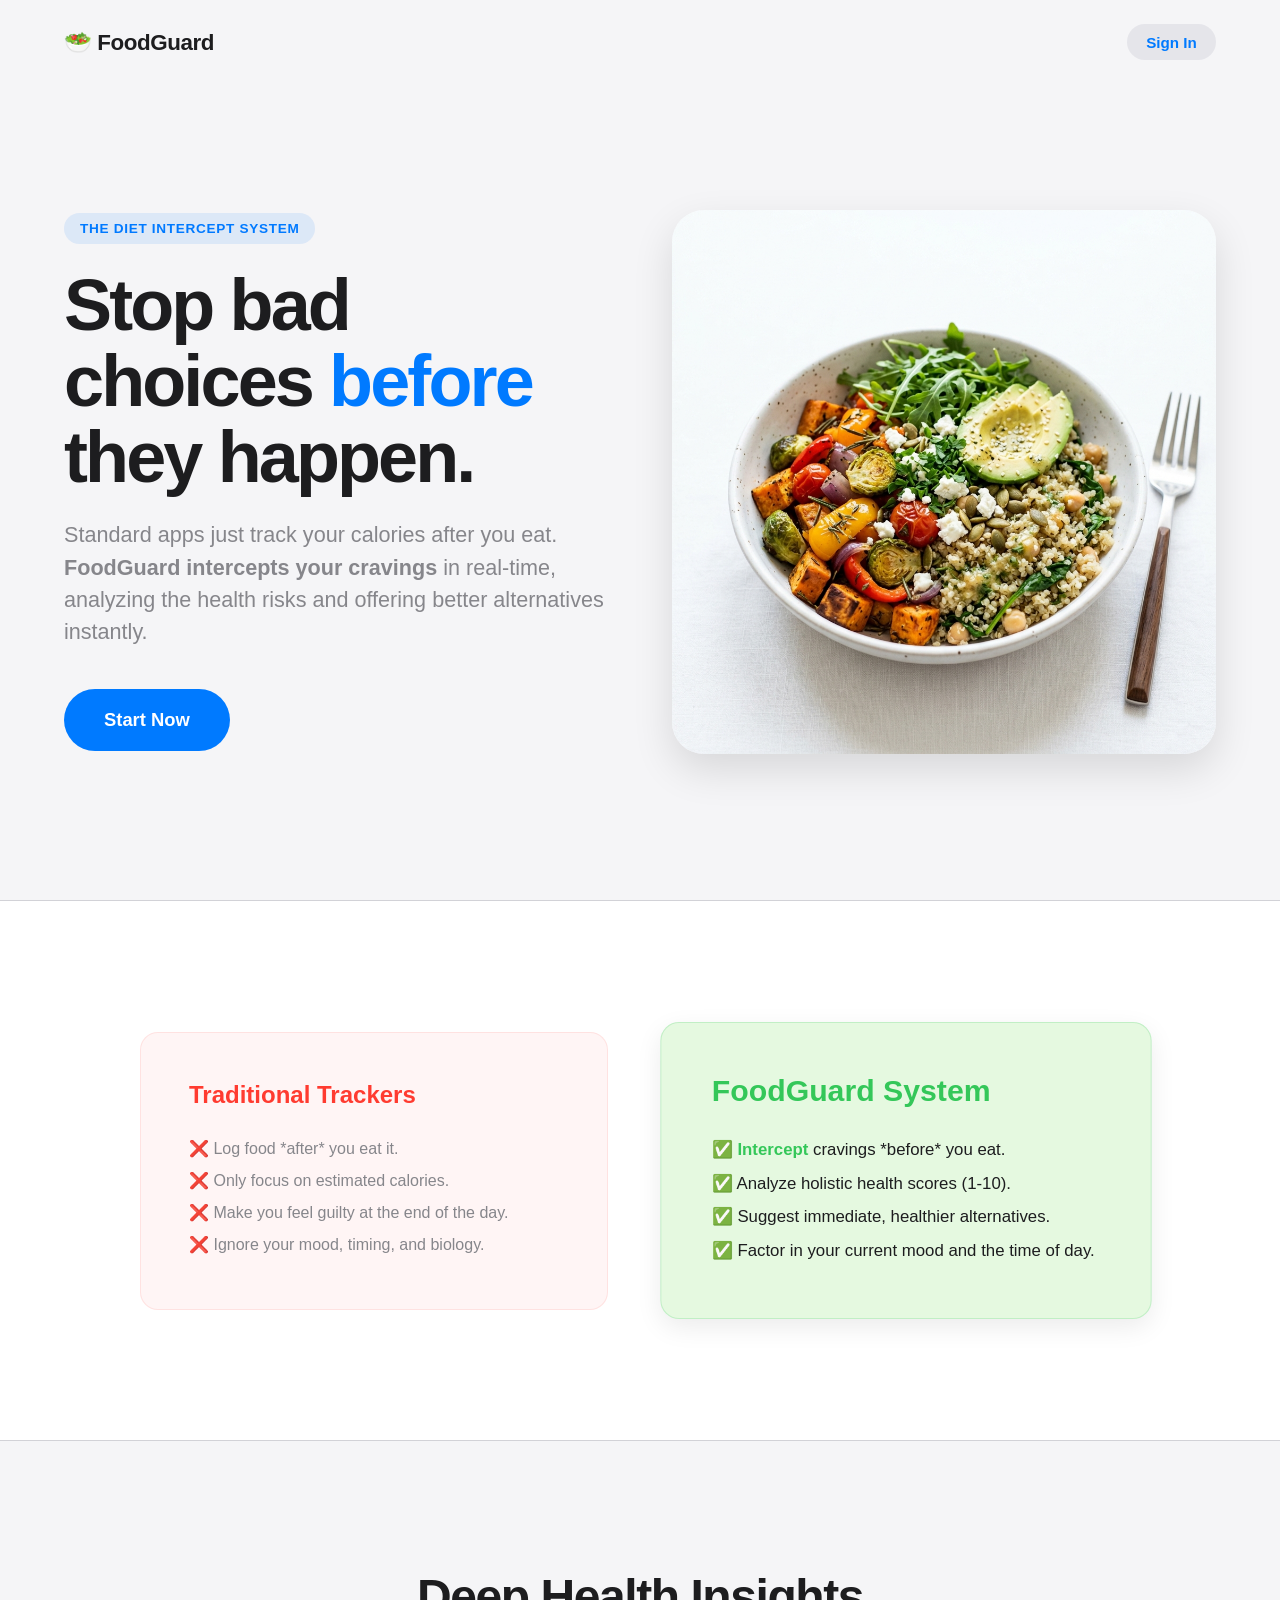
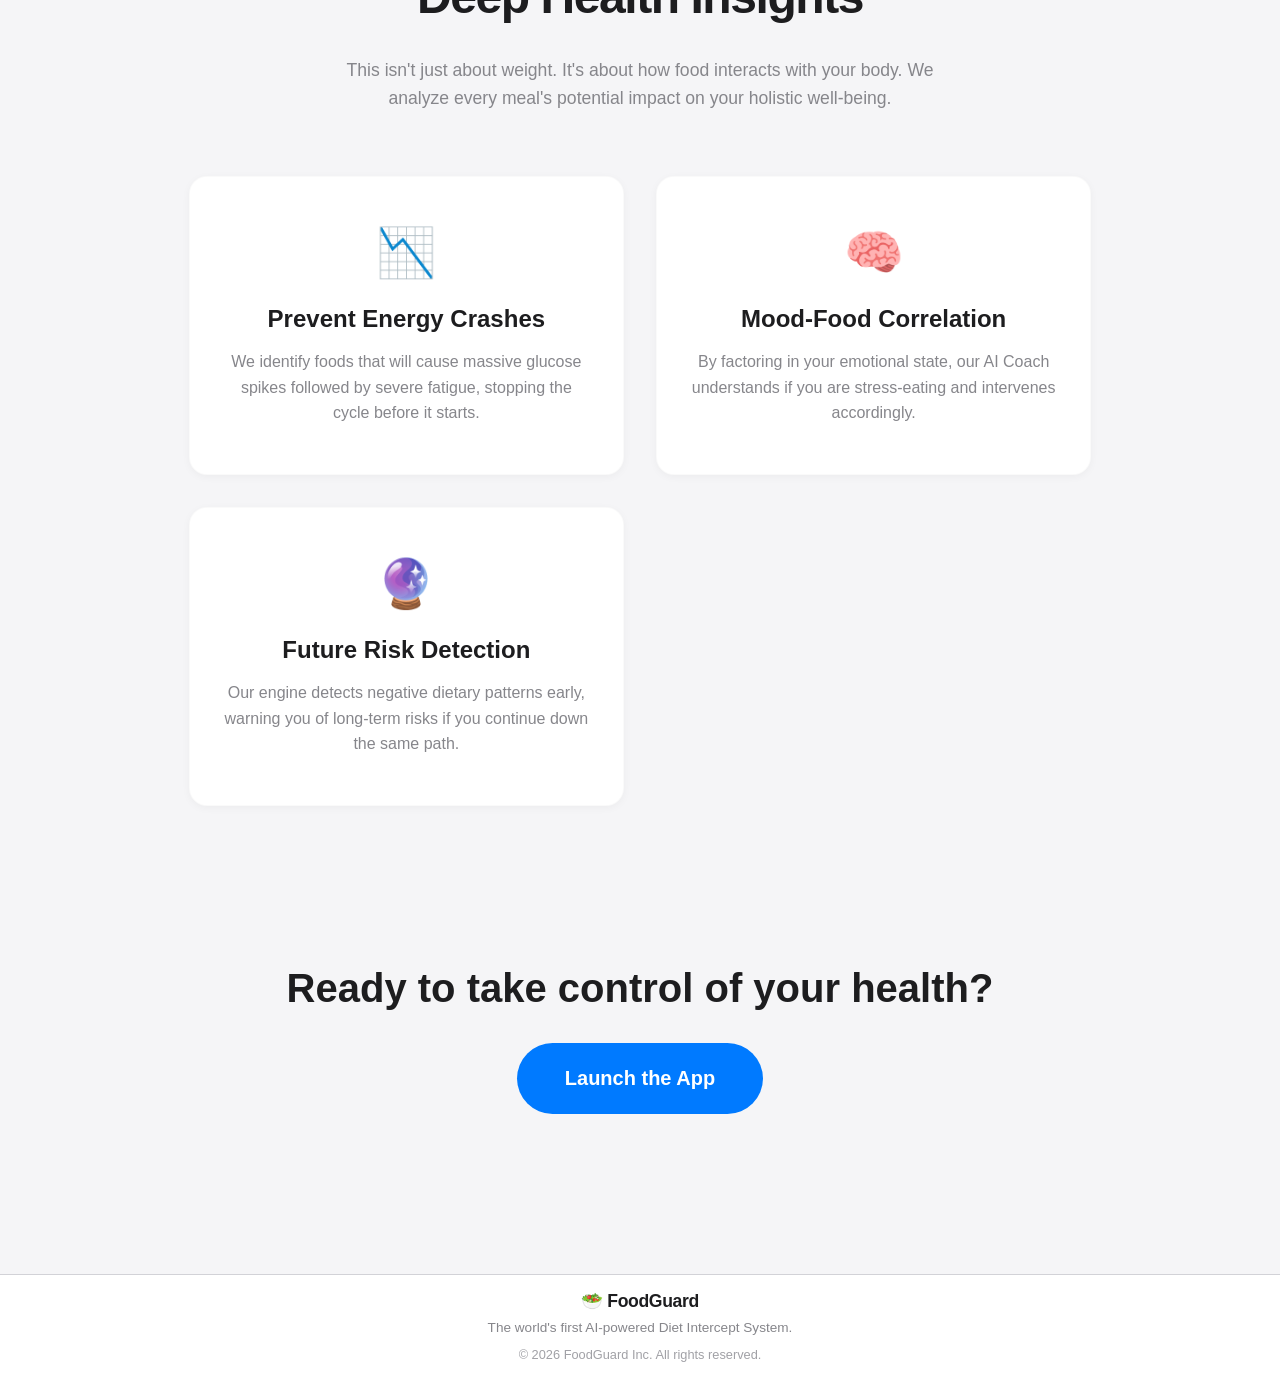
<file: index.html>
<!DOCTYPE html>
<html lang="en">
<head>
  <meta charset="UTF-8">
  <meta name="viewport" content="width=device-width, initial-scale=1.0, maximum-scale=1.0, user-scalable=no">
  <title>FoodGuard - The Diet Intercept System</title>
  <link rel="stylesheet" href="/css/style.css">
  <style>
    /* Expanded Landing Page Styles */
    body { background-color: var(--bg); overflow-x: hidden; }
    
    .hero-section {
      min-height: 100vh; display: flex; align-items: center; justify-content: center; padding: 8rem 5% 4rem; position: relative;
    }
    .hero-container {
      display: flex; align-items: center; justify-content: center; gap: 4rem; max-width: 1200px; margin: 0 auto; width: 100%;
    }
    @media (max-width: 900px) {
      .hero-container { flex-direction: column; text-align: center; gap: 2rem; }
      h1 { font-size: 3rem !important; }
    }
    
    .hero-text-content { flex: 1; max-width: 550px; }
    h1 { font-size: 4.5rem; font-weight: 800; line-height: 1.05; letter-spacing: -0.04em; color: var(--text); margin-bottom: 1.5rem; }
    .subtitle { font-size: 1.35rem; color: var(--text-secondary); margin-bottom: 2.5rem; line-height: 1.5; font-weight: 400; }
    
    .hero-image-wrapper { flex: 1; display: flex; justify-content: center; position: relative; }
    .hero-image { max-width: 100%; height: auto; border-radius: 32px; box-shadow: var(--shadow-lg); }

    .floating-badge {
      display: inline-flex; align-items: center; gap: 0.5rem; background: rgba(0, 122, 255, 0.1); color: var(--blue);
      padding: 0.5rem 1rem; border-radius: var(--radius-pill); font-weight: 700; font-size: 0.85rem; letter-spacing: 0.05em; text-transform: uppercase; margin-bottom: 1.5rem;
    }

    /* Info Sections */
    .section { padding: 8rem 5%; max-width: 1200px; margin: 0 auto; }
    .section-title { font-size: 3rem; font-weight: 800; text-align: center; margin-bottom: 4rem; letter-spacing: -0.03em; }
    
    .grid-3 { display: grid; grid-template-columns: repeat(auto-fit, minmax(300px, 1fr)); gap: 2rem; }
    .info-card { background: var(--bg-secondary); border-radius: var(--radius-md); padding: 3rem 2rem; box-shadow: var(--shadow-sm); border: 1px solid rgba(0,0,0,0.02); text-align: center; transition: transform 0.3s var(--spring); }
    .info-card:hover { transform: translateY(-10px); box-shadow: var(--shadow-md); }
    .info-icon { font-size: 3rem; margin-bottom: 1.5rem; display: inline-block; }
    .info-title { font-size: 1.5rem; font-weight: 700; margin-bottom: 1rem; }
    .info-desc { color: var(--text-secondary); line-height: 1.6; }

    /* Comparison Section */
    .compare-section { background: var(--white); padding: 8rem 5%; border-top: 1px solid var(--border); border-bottom: 1px solid var(--border); }
    .compare-container { max-width: 1000px; margin: 0 auto; display: flex; gap: 4rem; align-items: center; }
    @media (max-width: 900px) { .compare-container { flex-direction: column; } }
    .compare-box { flex: 1; padding: 3rem; border-radius: var(--radius-md); }
    .box-bad { background: #FFF5F5; border: 1px solid rgba(255, 59, 48, 0.1); }
    .box-good { background: #E5F9E0; border: 1px solid rgba(52, 199, 89, 0.2); transform: scale(1.05); box-shadow: var(--shadow-md); }
    
    footer { text-align: center; padding: 4rem 5%; color: var(--text-secondary); }
  </style>
</head>
<body>
  <nav class="main-nav stagger-1">
    <a href="/" class="logo">🥗 FoodGuard</a>
    <div>
      <a href="/auth" class="btn btn-secondary" style="font-size: 0.95rem; padding: 0.6rem 1.2rem;">Sign In</a>
    </div>
  </nav>

  <!-- HERO SECTION -->
  <section class="hero-section">
    <div class="hero-container">
      <div class="hero-text-content">
        <div class="floating-badge stagger-1">The Diet Intercept System</div>
        <h1 class="stagger-2">Stop bad choices <span style="color: var(--blue);">before</span> they happen.</h1>
        <p class="subtitle stagger-3">
          Standard apps just track your calories after you eat. <strong>FoodGuard intercepts your cravings</strong> in real-time, analyzing the health risks and offering better alternatives instantly.
        </p>
        <div class="stagger-4" style="display: flex; gap: 1rem; flex-wrap: wrap;">
          <a href="/auth" class="btn btn-primary" style="font-size: 1.15rem; padding: 1.25rem 2.5rem;">Start Now</a>
        </div>
      </div>
      
      <div class="hero-image-wrapper stagger-4">
        <img src="/assets/hero_new.png" alt="Healthy Vibrant Food" class="hero-image">
      </div>
    </div>
  </section>

  <!-- COMPARISON SECTION -->
  <section class="compare-section">
    <div class="compare-container">
      <div class="compare-box box-bad">
        <h3 style="color: var(--red); font-size: 1.5rem; margin-bottom: 1.5rem; font-weight: 700;">Traditional Trackers</h3>
        <ul style="list-style: none; color: var(--text-secondary); line-height: 2;">
          <li>❌ Log food *after* you eat it.</li>
          <li>❌ Only focus on estimated calories.</li>
          <li>❌ Make you feel guilty at the end of the day.</li>
          <li>❌ Ignore your mood, timing, and biology.</li>
        </ul>
      </div>
      <div class="compare-box box-good">
        <h3 style="color: var(--green); font-size: 1.8rem; margin-bottom: 1.5rem; font-weight: 800;">FoodGuard System</h3>
        <ul style="list-style: none; color: var(--text); line-height: 2; font-weight: 500;">
          <li>✅ <strong style="color: var(--green);">Intercept</strong> cravings *before* you eat.</li>
          <li>✅ Analyze holistic health scores (1-10).</li>
          <li>✅ Suggest immediate, healthier alternatives.</li>
          <li>✅ Factor in your current mood and the time of day.</li>
        </ul>
      </div>
    </div>
  </section>

  <!-- HEALTH METRICS SECTION -->
  <section class="section">
    <h2 class="section-title">Deep Health Insights</h2>
    <p style="text-align: center; color: var(--text-secondary); max-width: 600px; margin: -2rem auto 4rem; font-size: 1.1rem; line-height: 1.6;">
      This isn't just about weight. It's about how food interacts with your body. We analyze every meal's potential impact on your holistic well-being.
    </p>
    
    <div class="grid-3">
      <div class="info-card">
        <div class="info-icon">📉</div>
        <h3 class="info-title">Prevent Energy Crashes</h3>
        <p class="info-desc">We identify foods that will cause massive glucose spikes followed by severe fatigue, stopping the cycle before it starts.</p>
      </div>
      <div class="info-card">
        <div class="info-icon">🧠</div>
        <h3 class="info-title">Mood-Food Correlation</h3>
        <p class="info-desc">By factoring in your emotional state, our AI Coach understands if you are stress-eating and intervenes accordingly.</p>
      </div>
      <div class="info-card">
        <div class="info-icon">🔮</div>
        <h3 class="info-title">Future Risk Detection</h3>
        <p class="info-desc">Our engine detects negative dietary patterns early, warning you of long-term risks if you continue down the same path.</p>
      </div>
    </div>
  </section>

  <section class="section" style="text-align: center; padding-top: 2rem;">
    <h2 style="font-size: 2.5rem; font-weight: 800; margin-bottom: 2rem;">Ready to take control of your health?</h2>
    <a href="/auth" class="btn btn-primary" style="font-size: 1.25rem; padding: 1.5rem 3rem;">Launch the App</a>
  </section>

  <footer style="background: var(--white); border-top: 1px solid var(--border); padding: 1rem 5%; margin-top: 2rem;">
    <div style="max-width: 1200px; margin: 0 auto; display: flex; flex-direction: column; align-items: center; gap: 0.5rem;">
      <div class="logo" style="font-size: 1.1rem;">🥗 FoodGuard</div>
      <p style="color: var(--text-secondary); font-size: 0.85rem; text-align: center;">The world's first AI-powered Diet Intercept System.</p>
      <p style="color: #A1A1A6; font-size: 0.8rem; margin-top: 0.25rem;">&copy; 2026 FoodGuard Inc. All rights reserved.</p>
    </div>
  </footer>
</body>
</html>
</file>
<file: css/style.css>
:root {
  --bg: #F5F5F7; /* iOS standard light background */
  --bg-secondary: #FFFFFF;
  --bg-modal: rgba(0, 0, 0, 0.4);
  --text: #1D1D1F;
  --text-secondary: #86868B;
  --border: #D2D2D7;
  
  --red: #FF3B30;
  --blue: #007AFF;
  --green: #34C759;
  --orange: #FF9500;
  --yellow: #FFCC00;
  --white: #FFFFFF;

  --shadow-sm: 0 2px 8px rgba(0,0,0,0.04);
  --shadow-md: 0 8px 24px rgba(0,0,0,0.08);
  --shadow-lg: 0 16px 40px rgba(0,0,0,0.12);

  --radius-sm: 12px;
  --radius-md: 18px;
  --radius-lg: 24px;
  --radius-pill: 9999px;
  
  --spring: cubic-bezier(0.2, 0.8, 0.2, 1);
}

* { margin: 0; padding: 0; box-sizing: border-box; font-family: -apple-system, BlinkMacSystemFont, "Segoe UI", Roboto, Helvetica, Arial, sans-serif; -webkit-font-smoothing: antialiased; }

/* Beautiful Scrollbar */
::-webkit-scrollbar { width: 10px; height: 10px; }
::-webkit-scrollbar-track { background: var(--bg); }
::-webkit-scrollbar-thumb { background: #C1C1C6; border-radius: 10px; border: 2px solid var(--bg); }
::-webkit-scrollbar-thumb:hover { background: #A1A1A6; }

body { background-color: var(--bg); color: var(--text); overflow-x: hidden; min-height: 100vh; display: flex; flex-direction: column; }

/* Elegant Staggered Animations */
@keyframes fadeUp {
  from { opacity: 0; transform: translateY(30px); }
  to { opacity: 1; transform: translateY(0); }
}

.stagger-1 { animation: fadeUp 0.8s var(--spring) 0.1s forwards; opacity: 0; }
.stagger-2 { animation: fadeUp 0.8s var(--spring) 0.2s forwards; opacity: 0; }
.stagger-3 { animation: fadeUp 0.8s var(--spring) 0.3s forwards; opacity: 0; }
.stagger-4 { animation: fadeUp 0.8s var(--spring) 0.4s forwards; opacity: 0; }

/* Components */
.btn { padding: 1rem 2rem; border-radius: var(--radius-pill); font-weight: 600; font-size: 1.05rem; cursor: pointer; border: none; transition: all 0.2s var(--spring); display: inline-flex; align-items: center; justify-content: center; gap: 0.5rem; text-decoration: none; }
.btn-primary { background: var(--blue); color: var(--white); }
.btn-primary:active { transform: scale(0.96); opacity: 0.9; }
.btn-secondary { background: #E5E5EA; color: var(--blue); }
.btn-secondary:active { transform: scale(0.96); background: #D1D1D6; }

.main-nav { display: flex; justify-content: space-between; align-items: center; padding: 1.5rem 5%; position: absolute; top: 0; left: 0; right: 0; z-index: 100; }
.logo { font-size: 1.4rem; font-weight: 700; letter-spacing: -0.02em; display: flex; align-items: center; gap: 0.5rem; color: var(--text); text-decoration: none; }

.input-group { margin-bottom: 1.5rem; }
.input-group label { display: block; font-size: 0.85rem; font-weight: 600; margin-bottom: 0.5rem; color: var(--text-secondary); text-transform: uppercase; letter-spacing: 0.05em; }
.input-group input { width: 100%; padding: 1rem 1.25rem; border-radius: var(--radius-sm); border: 1px solid var(--border); background: var(--bg-secondary); font-size: 1.05rem; transition: all 0.2s var(--spring); outline: none; color: var(--text); }
.input-group input:focus { border-color: var(--blue); box-shadow: 0 0 0 3px rgba(0, 122, 255, 0.15); }

.card { background: var(--bg-secondary); border-radius: var(--radius-md); padding: 2rem; box-shadow: var(--shadow-sm); border: 1px solid rgba(0,0,0,0.02); }

/* Time Picker Modal */
.modal-overlay { position: fixed; top: 0; left: 0; width: 100%; height: 100%; background: var(--bg-modal); backdrop-filter: blur(4px); -webkit-backdrop-filter: blur(4px); z-index: 1000; display: flex; align-items: flex-end; justify-content: center; opacity: 0; pointer-events: none; transition: opacity 0.3s ease; }
.modal-overlay.active { opacity: 1; pointer-events: auto; }
.modal-content { background: var(--bg-secondary); border-radius: var(--radius-lg) var(--radius-lg) 0 0; padding: 2rem; width: 100%; max-width: 500px; box-shadow: var(--shadow-lg); transform: translateY(100%); transition: transform 0.4s var(--spring); padding-bottom: calc(2rem + env(safe-area-inset-bottom)); }
@media (min-width: 768px) { .modal-overlay { align-items: center; } .modal-content { border-radius: var(--radius-md); transform: translateY(20px); transform: scale(0.95); } .modal-overlay.active .modal-content { transform: scale(1); } }
.modal-overlay.active .modal-content { transform: translateY(0); }

.time-picker-tabs { display: flex; background: var(--bg); border-radius: 8px; padding: 2px; margin-bottom: 1.5rem; border: 1px solid var(--border); }
.time-picker-tab { flex: 1; text-align: center; padding: 0.5rem; font-size: 0.95rem; font-weight: 500; color: var(--text); cursor: pointer; border-radius: 6px; transition: all 0.2s; }
.time-picker-tab.active { background: var(--bg-secondary); box-shadow: 0 1px 4px rgba(0,0,0,0.08); font-weight: 600; }

/* Visual Clock - Clean iOS Style */
.clock-container { position: relative; width: 260px; height: 260px; margin: 0 auto; border-radius: 50%; background: var(--bg); border: 1px solid var(--border); box-shadow: inset 0 2px 10px rgba(0,0,0,0.02); }
.clock-center { position: absolute; top: 50%; left: 50%; width: 16px; height: 16px; background: var(--text); border-radius: 50%; transform: translate(-50%, -50%); z-index: 10; }
.clock-hand { position: absolute; bottom: 50%; left: 50%; transform-origin: bottom center; border-radius: var(--radius-pill); z-index: 5; transition: transform 0.2s var(--spring); cursor: grab; }
.clock-hand:active { cursor: grabbing; }
.clock-hand.dragging { transition: none !important; }
.clock-hand.hour { width: 8px; height: 75px; background: var(--text); margin-left: -4px; }
.clock-hand.minute { width: 6px; height: 105px; background: var(--blue); margin-left: -3px; }

/* Hands grab area (invisible fat wrapper to make grabbing easy) */
.hand-grabber { position: absolute; bottom: 0; left: 50%; transform: translateX(-50%); width: 30px; border-radius: 15px; z-index: 6; cursor: grab; }
.hand-grabber:active { cursor: grabbing; }
.hour .hand-grabber { height: 85px; }
.minute .hand-grabber { height: 115px; }

/* Scrollable Wheel Picker - iOS Style */
.wheel-container { display: flex; justify-content: center; align-items: center; gap: 2rem; height: 200px; position: relative; overflow: hidden; }
.wheel-container::before, .wheel-container::after { content: ''; position: absolute; left: 0; width: 100%; height: 70px; z-index: 2; pointer-events: none; }
.wheel-container::before { top: 0; background: linear-gradient(to bottom, var(--bg-secondary), rgba(255,255,255,0)); }
.wheel-container::after { bottom: 0; background: linear-gradient(to top, var(--bg-secondary), rgba(255,255,255,0)); }
.wheel-selector { height: 100%; overflow-y: scroll; scroll-snap-type: y mandatory; -ms-overflow-style: none; scrollbar-width: none; padding: 80px 0; font-size: 24px; font-weight: 500; text-align: center; width: 60px; }
.wheel-selector::-webkit-scrollbar { display: none; }
.wheel-item { height: 40px; line-height: 40px; scroll-snap-align: center; color: var(--text-secondary); transition: all 0.2s; }
.wheel-item.active { color: var(--text); font-size: 28px; font-weight: 700; }
.wheel-colon { font-size: 24px; font-weight: 700; margin-top: -10px; }

/* Utilities */
.text-center { text-align: center; } .mt-4 { margin-top: 1rem; } .mt-8 { margin-top: 2rem; } .mb-4 { margin-bottom: 1rem; } .mb-8 { margin-bottom: 2rem; } .hidden { display: none !important; }
</file>
